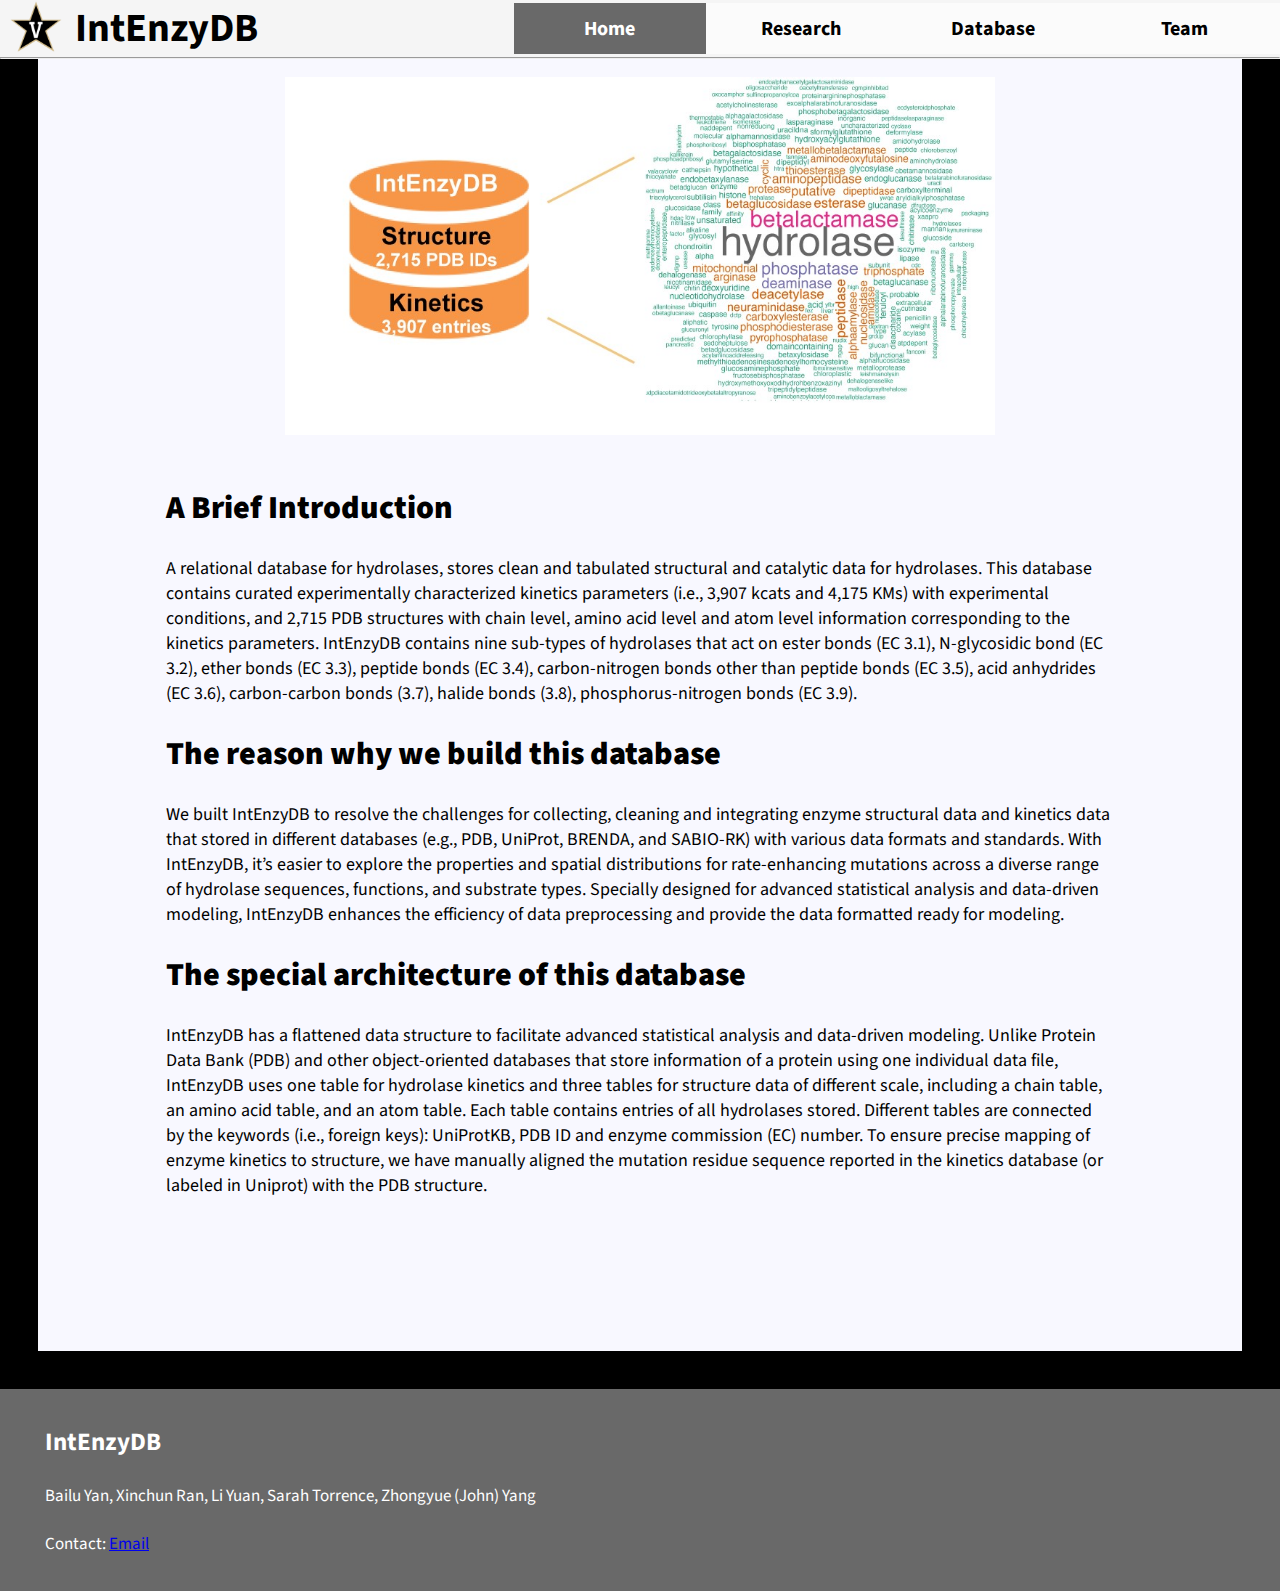
<file: index.html>
<!DOCTYPE html>
<html lang="en" xmlns="http://www.w3.org/1999/xhtml">
<head>
    <meta charset="UTF-8">
    <meta name="description" content="Check out the IntEnzyDB database!">
    <meta name="viewport" content="width=device-width, initial-scale=1">
    <meta name="keywords" content="IntEnzyDB, Database">
    <link rel="icon" type="image/png" sizes="16x16" href="images/logo.png">
    <title>IntEnzyDB Homepage</title>
    <link rel="stylesheet" type="text/css" href="style.css">
    <link href="https://fonts.googleapis.com/css2?family=Source+Sans+Pro&display=swap" rel="stylesheet">
    <link rel="stylesheet" href="https://cdnjs.cloudflare.com/ajax/libs/font-awesome/4.7.0/css/font-awesome.min.css">
    <script defer src="functions.js"></script>
</head>
<body>
<div class="header" role="banner">
    <span> <a href="index.html"><img class="logo" src="images/logo.png" alt="Vanderbilt University Logo"></a></span>

    <div class="topnav" id="myTopnav" role="navigation">
        <h1>IntEnzyDB</h1>
        <a href="index.html" class="navbutton active">Home</a>
        <a href="research.html" class="navbutton">Research</a>
        <a href="database.html" class="navbutton">Database</a>
        <a href="team.html" class="navbutton">Team</a>
        <a href="javascript:void(0);" class="icon" onclick="myFunction()">
            <i class="fa fa-bars"><span class="visually-hidden">Menu</span></i>
        </a>
    </div>
    <hr>
</div>

<div class="container" role="main">

    <div class="textBox">
        <img class="cover" src="images/cover-page.jpg" alt="Image of IntEnzyDB cover page"><br><br>
        <h2><b>A Brief Introduction</b></h2><br>
        A relational database for hydrolases, stores clean and tabulated structural and catalytic data for hydrolases. This database contains curated experimentally characterized kinetics parameters (i.e., 3,907 kcats and 4,175 KMs) with experimental conditions, and 2,715 PDB structures with chain level, amino acid level and atom level information corresponding to the kinetics parameters. IntEnzyDB contains nine sub-types of hydrolases that act on ester bonds (EC 3.1), N-glycosidic bond (EC 3.2), ether bonds (EC 3.3), peptide bonds (EC 3.4), carbon-nitrogen bonds other than peptide bonds (EC 3.5), acid anhydrides (EC 3.6), carbon-carbon bonds (3.7), halide bonds (3.8), phosphorus-nitrogen bonds (EC 3.9).<br><br>
        <h2><b>The reason why we build this database</b></h2><br>
        We built IntEnzyDB to resolve the challenges for collecting, cleaning and integrating enzyme structural data and kinetics data that stored in different databases (e.g., PDB, UniProt, BRENDA, and SABIO-RK) with various data formats and standards. With IntEnzyDB, it’s easier to explore the properties and spatial distributions for rate-enhancing mutations across a diverse range of hydrolase sequences, functions, and substrate types. Specially designed for advanced statistical analysis and data-driven modeling, IntEnzyDB enhances the efficiency of data preprocessing and provide the data formatted ready for modeling.<br><br>
        <h2><b>The special architecture of this database</b></h2><br>
        IntEnzyDB has a flattened data structure to facilitate advanced statistical analysis and data-driven modeling. Unlike Protein Data Bank (PDB) and other object-oriented databases that store information of a protein using one individual data file, IntEnzyDB uses one table for hydrolase kinetics and three tables for structure data of different scale, including a chain table, an amino acid table, and an atom table. Each table contains entries of all hydrolases stored. Different tables are connected by the keywords (i.e., foreign keys): UniProtKB, PDB ID and enzyme commission (EC) number. To ensure precise mapping of enzyme kinetics to structure, we have manually aligned the mutation residue sequence reported in the kinetics database (or labeled in Uniprot) with the PDB structure.<br><br>
    </div>

</div>

<div class="footer" role="contentinfo">
    <div class="footergrid-container">
        <div class="footergrid-item">
            <h3 style="text-align: left">IntEnzyDB</h3><br>
            <p>Bailu Yan, Xinchun Ran, Li Yuan, Sarah Torrence, Zhongyue (John) Yang<br><br>
                Contact: <a href="mailto: zhongyue.yang@vanderbilt.edu">Email</a></p>
        </div>
    </div>
</div>

</body>
</html>
</file>
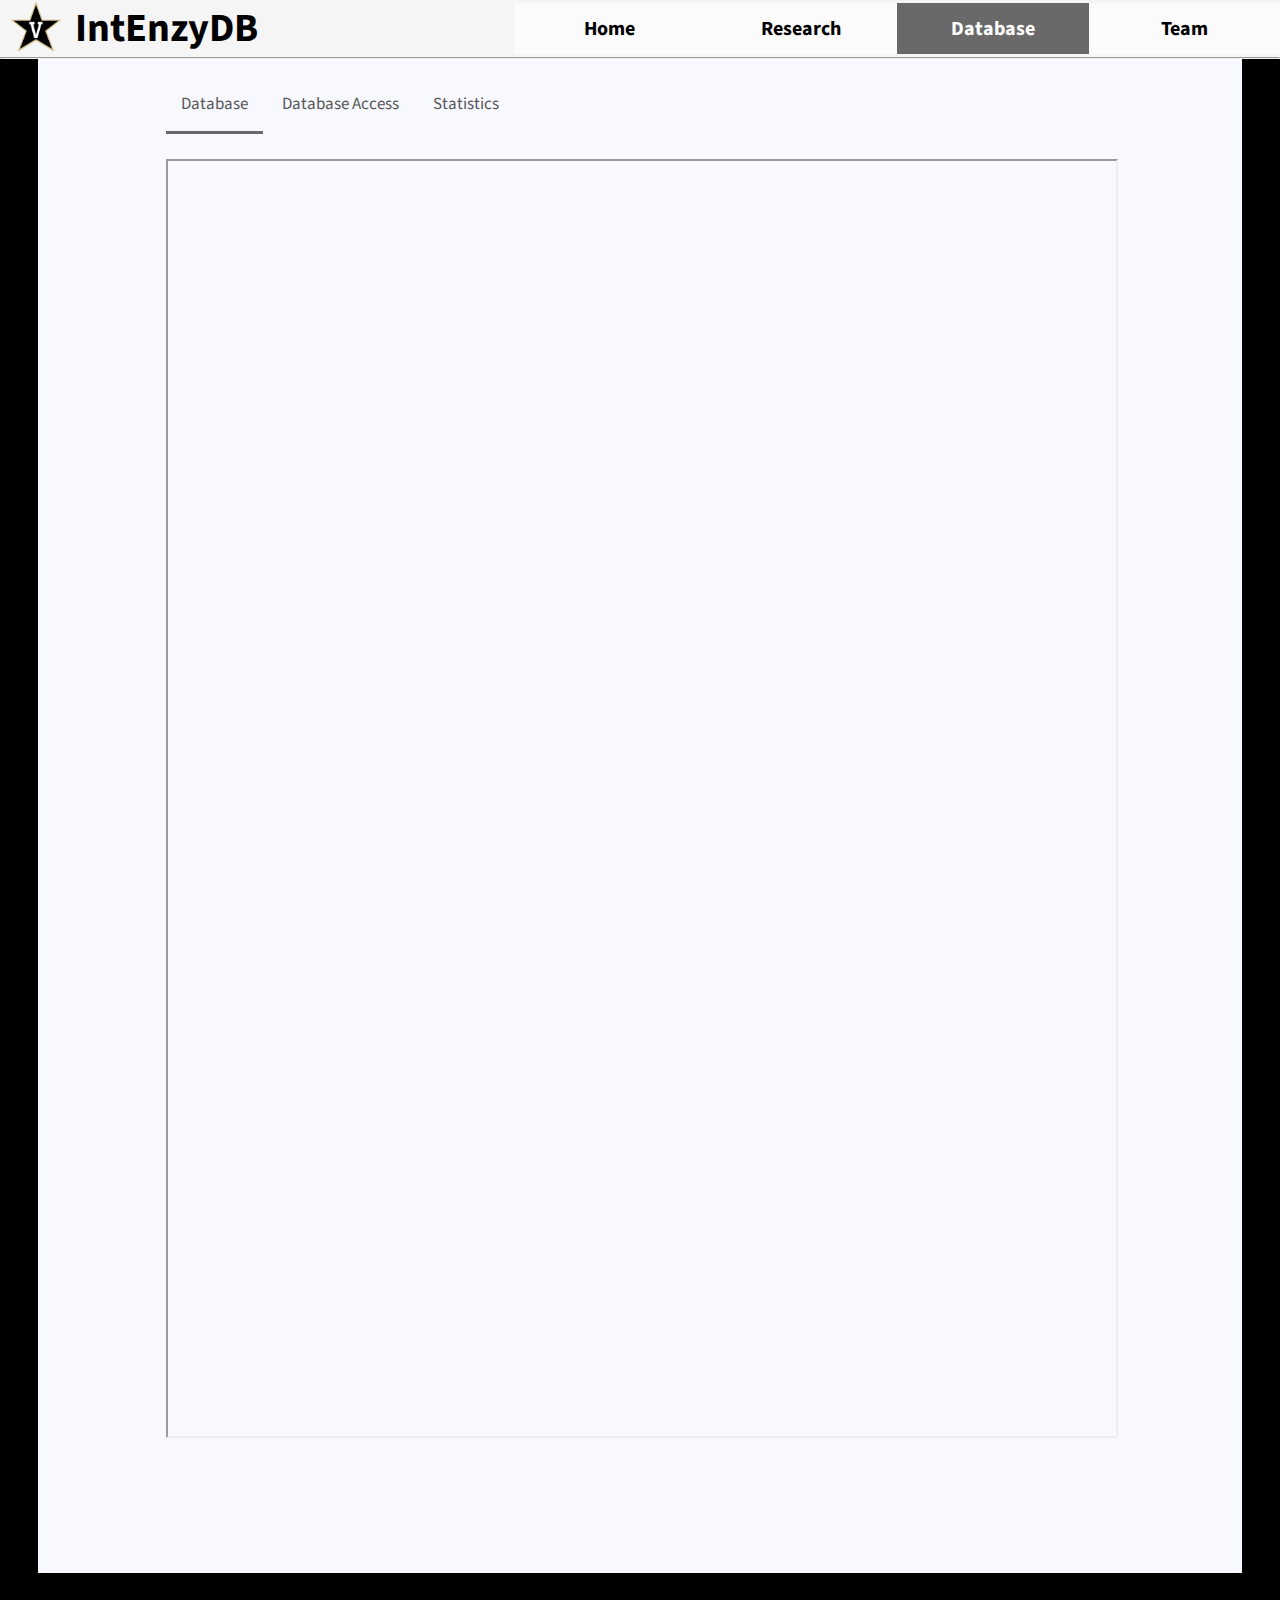
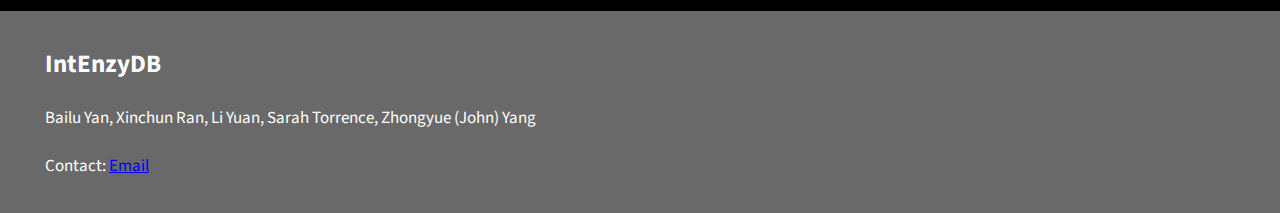
<file: database.html>
<!DOCTYPE html>
<html lang="en" xmlns="http://www.w3.org/1999/xhtml">
<head>
    <meta charset="UTF-8">
    <meta name="description" content="Check out the IntEnzyDB database!">
    <meta name="viewport" content="width=device-width, initial-scale=1">
    <meta name="keywords" content="IntEnzyDB, Database">
    <link rel="icon" type="image/png" sizes="16x16" href="images/logo.png">
    <title>IntEnzyDB Homepage</title>
    <link rel="stylesheet" type="text/css" href="style.css">
    <link href="https://fonts.googleapis.com/css2?family=Source+Sans+Pro&display=swap" rel="stylesheet">
    <link rel="stylesheet" href="https://cdnjs.cloudflare.com/ajax/libs/font-awesome/4.7.0/css/font-awesome.min.css">
    <script defer src="functions.js"></script>

</head>
<body>
<div class="header" role="banner">
    <span> <a href="index.html"><img class="logo" src="images/logo.png" alt="Vanderbilt University Logo"></a></span>

    <div class="topnav" id="myTopnav" role="navigation">
        <h1>IntEnzyDB</h1>
        <a href="index.html" class="navbutton">Home</a>
        <a href="research.html" class="navbutton">Research</a>
        <a href="database.html" class="navbutton active">Database</a>
        <a href="team.html" class="navbutton">Team</a>
        <a href="javascript:void(0);" class="icon" onclick="myFunction()">
            <i class="fa fa-bars"><span class="visually-hidden">Menu</span></i>
        </a>
    </div>
    <hr>
</div>

<div class="container" role="main">

    <div class="textBox">

        <div class="menu">
            <a href="database.html" class="active">Database</a>
            <a href="DatabaseAccess.html">Database Access</a>
            <a href="Statistics.html">Statistics</a>
        </div>

        <br>

        <div class="post-content">
            <iframe src="https://zjygrp.github.io/main.html" class="database"></iframe>
        </div>

    </div>

</div>

<div class="footer" role="contentinfo">
    <div class="footergrid-container">
        <div class="footergrid-item">
            <h3 style="text-align: left">IntEnzyDB</h3><br>
            <p>Bailu Yan, Xinchun Ran, Li Yuan, Sarah Torrence, Zhongyue (John) Yang<br><br>
                Contact: <a href="mailto: zhongyue.yang@vanderbilt.edu">Email</a></p>
        </div>
    </div>
</div>
</body>
</html>
</file>
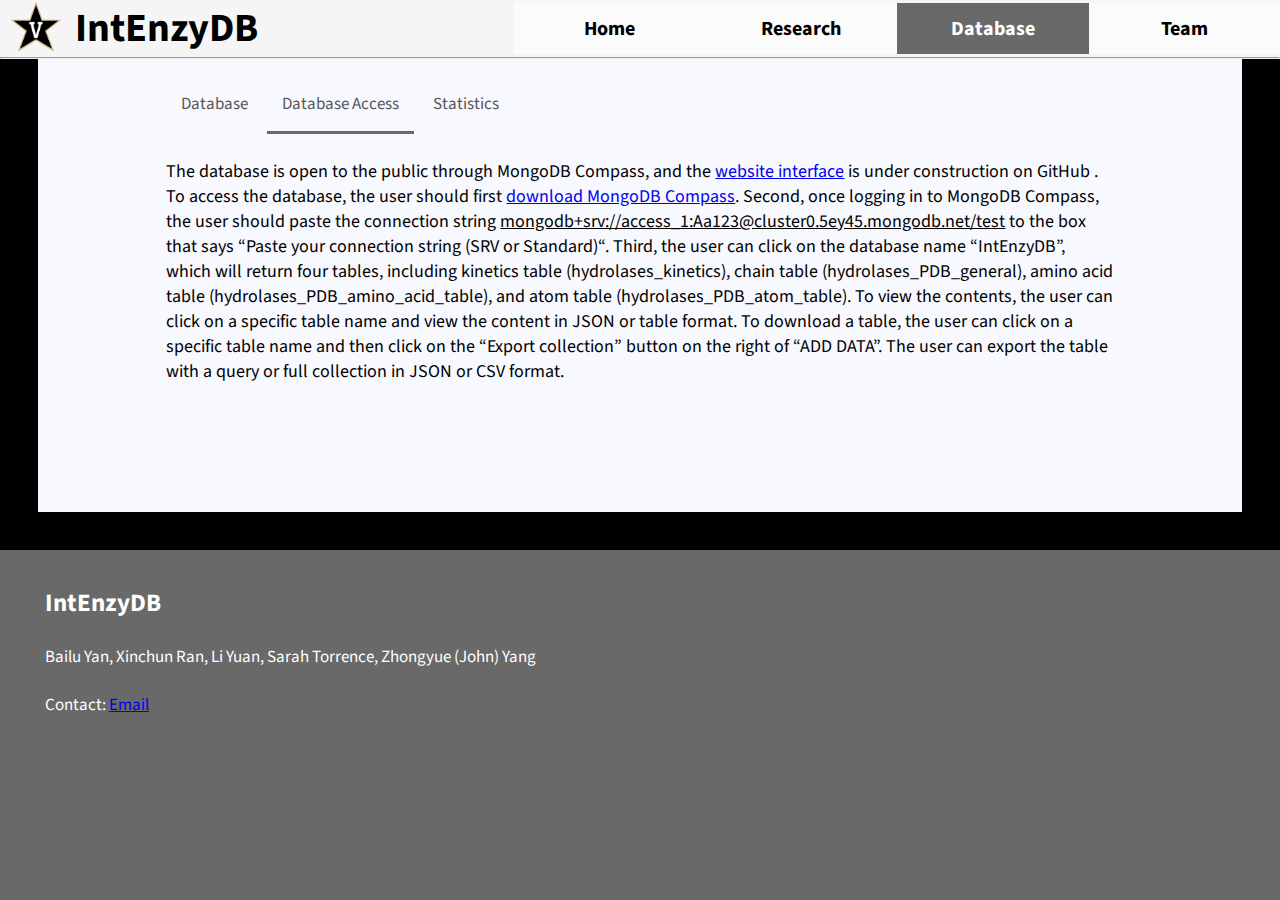
<file: DatabaseAccess.html>
<!DOCTYPE html>
<html lang="en" xmlns="http://www.w3.org/1999/xhtml">
<head>
    <meta charset="UTF-8">
    <meta name="description" content="Check out the IntEnzyDB database!">
    <meta name="viewport" content="width=device-width, initial-scale=1">
    <meta name="keywords" content="IntEnzyDB, Database">
    <link rel="icon" type="image/png" sizes="16x16" href="images/logo.png">
    <title>IntEnzyDB Homepage</title>
    <link rel="stylesheet" type="text/css" href="style.css">
    <link href="https://fonts.googleapis.com/css2?family=Source+Sans+Pro&display=swap" rel="stylesheet">
    <link rel="stylesheet" href="https://cdnjs.cloudflare.com/ajax/libs/font-awesome/4.7.0/css/font-awesome.min.css">
    <script defer src="functions.js"></script>

</head>
<body>
<div class="header" role="banner">
    <span> <a href="index.html"><img class="logo" src="images/logo.png" alt="Vanderbilt University Logo"></a></span>

    <div class="topnav" id="myTopnav" role="navigation">
        <h1>IntEnzyDB</h1>
        <a href="index.html" class="navbutton">Home</a>
        <a href="research.html" class="navbutton">Research</a>
        <a href="database.html" class="navbutton active">Database</a>
        <a href="team.html" class="navbutton">Team</a>
        <a href="javascript:void(0);" class="icon" onclick="myFunction()">
            <i class="fa fa-bars"><span class="visually-hidden">Menu</span></i>
        </a>
    </div>
    <hr>
</div>

<div class="container" role="main">


    <div class="textBox">

        <div class="menu">
            <a href="database.html">Database</a>
            <a href="DatabaseAccess.html" class="active">Database Access</a>
            <a href="Statistics.html">Statistics</a>
        </div>

        <br>

        The database is open to the public through MongoDB Compass, and the <a href="https://zjygrp.github.io" target="_blank">website interface</a> is under construction
        on GitHub .
        To access the database, the user should first <a href="https://www.mongodb.com/try/download/compass" target="_blank">download MongoDB Compass</a>.
        Second, once logging in to MongoDB Compass, the user should paste the connection string <u>mongodb+srv://access_1:Aa123@cluster0.5ey45.mongodb.net/test</u> to the box that says “Paste your connection string (SRV or Standard)“.
        Third, the user can click on the database name “IntEnzyDB”, which will return four tables, including kinetics table (hydrolases_kinetics), chain table (hydrolases_PDB_general), amino acid table (hydrolases_PDB_amino_acid_table), and atom table (hydrolases_PDB_atom_table).
        To view the contents, the user can click on a specific table name and view the content in JSON or table format. To download a table, the user can click on a specific table name and then click on the “Export collection” button on the right of “ADD DATA”. The user can export the table with a query or full collection in JSON or CSV format.

    </div>

</div>

<div class="footer" role="contentinfo">
    <div class="footergrid-container">
        <div class="footergrid-item">
            <h3 style="text-align: left">IntEnzyDB</h3><br>
            <p>Bailu Yan, Xinchun Ran, Li Yuan, Sarah Torrence, Zhongyue (John) Yang<br><br>
                Contact: <a href="mailto: zhongyue.yang@vanderbilt.edu">Email</a></p>
        </div>
    </div>
</div>
</body>
</html>
</file>
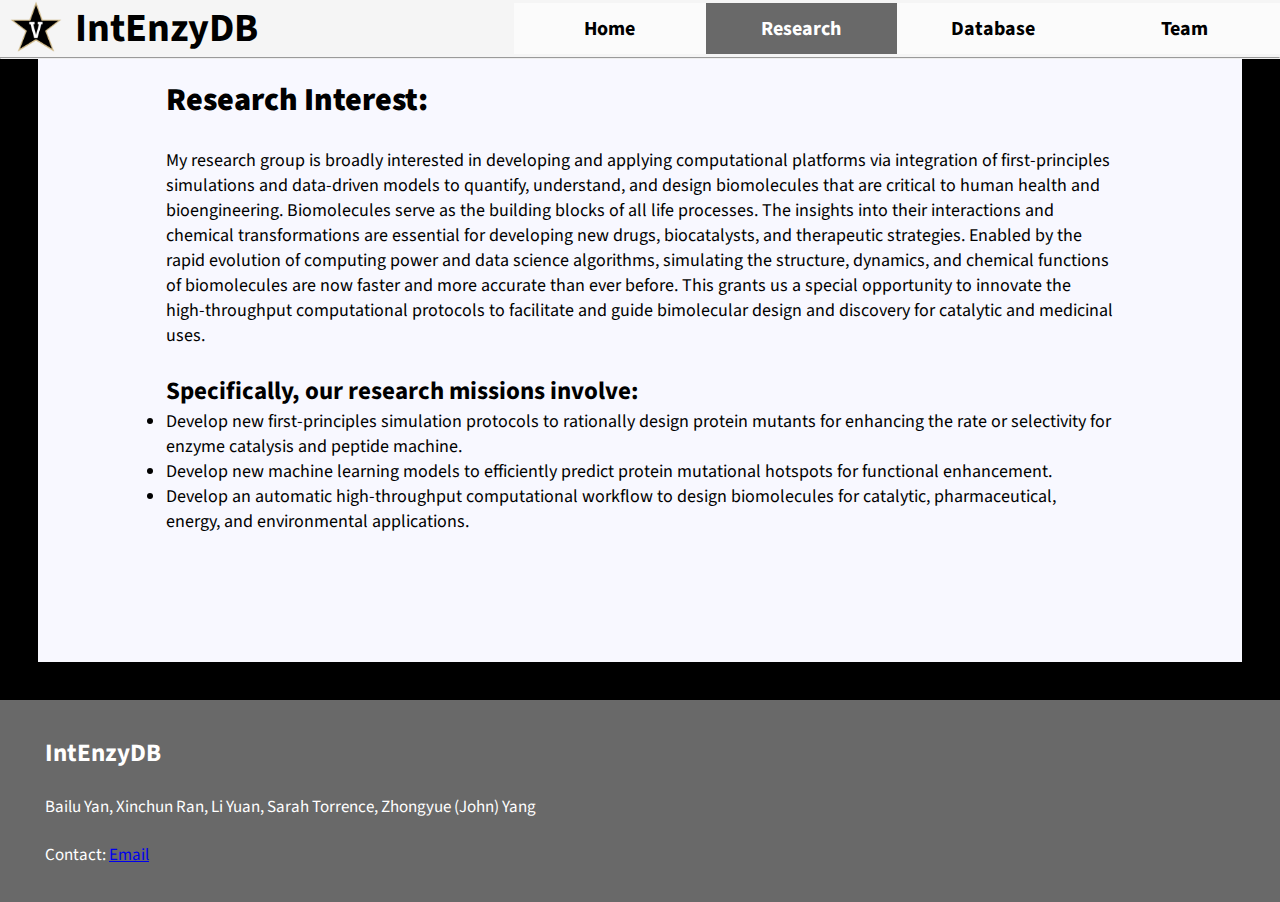
<file: research.html>
<!DOCTYPE html>
<html lang="en" xmlns="http://www.w3.org/1999/xhtml">
<head>
    <meta charset="UTF-8">
    <meta name="description" content="Check out the IntEnzyDB database!">
    <meta name="viewport" content="width=device-width, initial-scale=1">
    <meta name="keywords" content="IntEnzyDB, Database">
    <link rel="icon" type="image/png" sizes="16x16" href="images/logo.png">
    <title>IntEnzyDB Homepage</title>
    <link rel="stylesheet" type="text/css" href="style.css">
    <link href="https://fonts.googleapis.com/css2?family=Source+Sans+Pro&display=swap" rel="stylesheet">
    <link rel="stylesheet" href="https://cdnjs.cloudflare.com/ajax/libs/font-awesome/4.7.0/css/font-awesome.min.css">
    <script defer src="functions.js"></script>
</head>
<body>
<div class="header" role="banner">
    <span> <a href="index.html"><img class="logo" src="images/logo.png" alt="Vanderbilt University Logo"></a></span>

    <div class="topnav" id="myTopnav" role="navigation">
        <h1>IntEnzyDB</h1>
        <a href="index.html" class="navbutton">Home</a>
        <a href="research.html" class="navbutton active">Research</a>
        <a href="database.html" class="navbutton">Database</a>
        <a href="team.html" class="navbutton">Team</a>
        <a href="javascript:void(0);" class="icon" onclick="myFunction()">
            <i class="fa fa-bars"><span class="visually-hidden">Menu</span></i>
        </a>
    </div>
    <hr>
</div>

<div class="container" role="main">

    <div class="textBox">

        <h2><b>Research Interest:</b></h2><br>
        My research group is broadly interested in developing and applying computational platforms via integration of
        first-principles simulations and data-driven models to quantify, understand, and design biomolecules that are
        critical to human health and bioengineering. Biomolecules serve as the building blocks of all life processes.
        The insights into their interactions and chemical transformations are essential for developing new drugs,
        biocatalysts, and therapeutic strategies. Enabled by the rapid evolution of computing power and data science
        algorithms, simulating the structure, dynamics, and chemical functions of biomolecules are now faster and more
        accurate than ever before. This grants us a special opportunity to innovate the high-throughput computational
        protocols to facilitate and guide bimolecular design and discovery for catalytic and medicinal uses.<br><br>
        <h3>Specifically, our research missions involve:</h3>
        <ul>
            <li>Develop new first-principles simulation protocols to rationally design protein mutants for enhancing
                the rate or selectivity for enzyme catalysis and peptide machine.</li>
            <li>Develop new machine learning models to efficiently predict protein mutational hotspots for functional
                enhancement.</li>
            <li>Develop an automatic high-throughput computational workflow to design biomolecules for catalytic,
            pharmaceutical, energy, and environmental applications.</li>
        </ul>
    </div>

</div>

<div class="footer" role="contentinfo">
    <div class="footergrid-container">
        <div class="footergrid-item">
            <h3 style="text-align: left">IntEnzyDB</h3><br>
            <p>Bailu Yan, Xinchun Ran, Li Yuan, Sarah Torrence, Zhongyue (John) Yang<br><br>
                Contact: <a href="mailto: zhongyue.yang@vanderbilt.edu">Email</a></p>
        </div>
    </div>
</div>

</body>
</html>
</file>
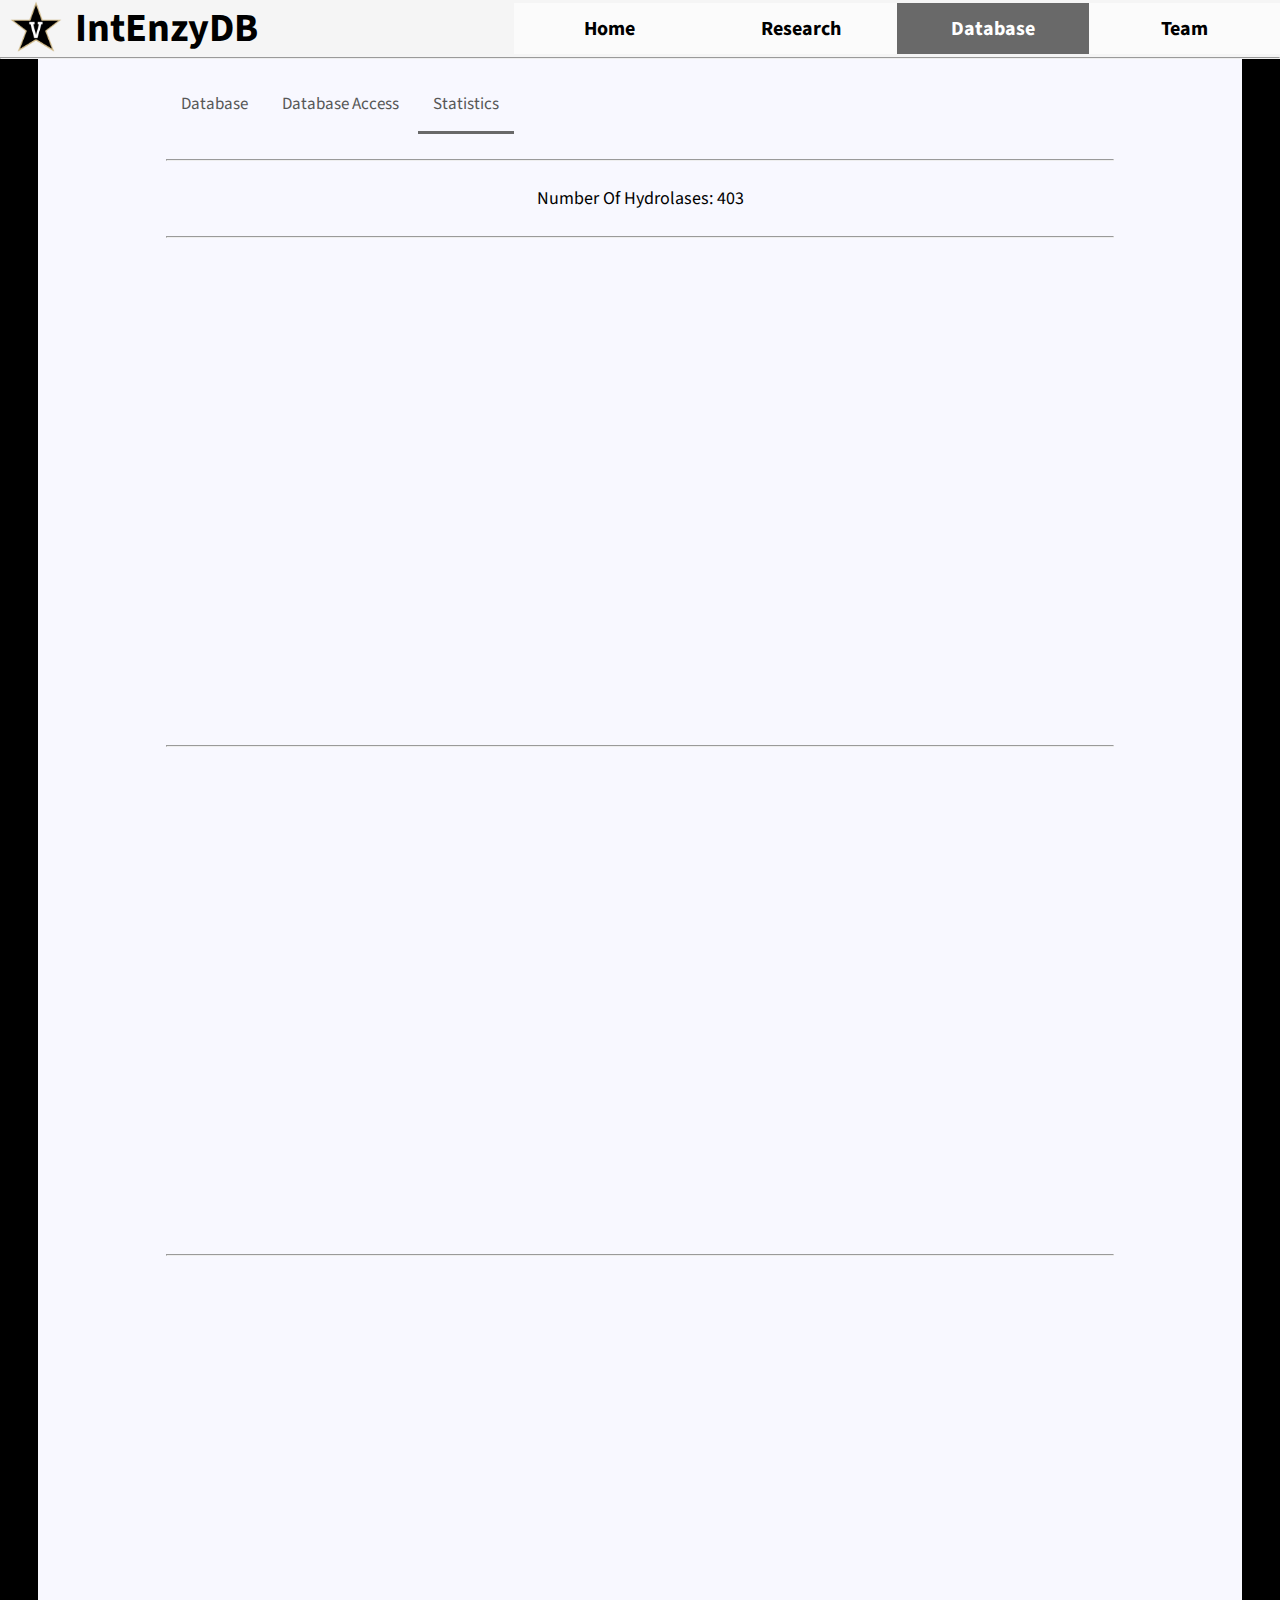
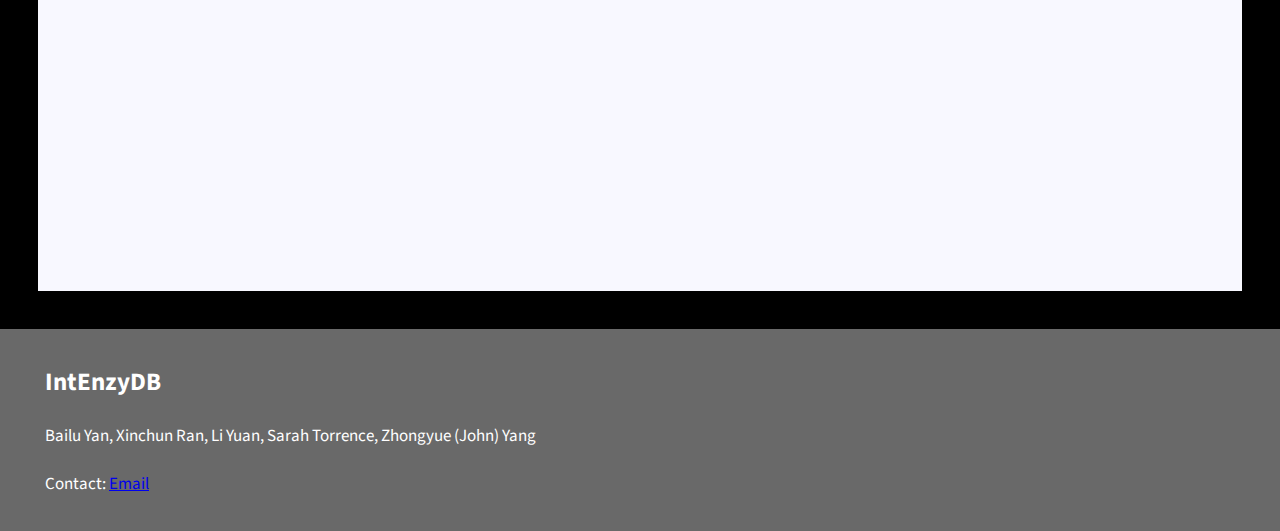
<file: Statistics.html>
<!DOCTYPE html>
<html lang="en" xmlns="http://www.w3.org/1999/xhtml">
<head>
    <meta charset="UTF-8">
    <meta name="description" content="Check out the IntEnzyDB database!">
    <meta name="viewport" content="width=device-width, initial-scale=1">
    <meta name="keywords" content="IntEnzyDB, Database">
    <link rel="icon" type="image/png" sizes="16x16" href="images/logo.png">
    <title>IntEnzyDB Homepage</title>
    <link rel="stylesheet" type="text/css" href="style.css">
    <link href="https://fonts.googleapis.com/css2?family=Source+Sans+Pro&display=swap" rel="stylesheet">
    <link rel="stylesheet" href="https://cdnjs.cloudflare.com/ajax/libs/font-awesome/4.7.0/css/font-awesome.min.css">
    <script defer src="functions.js"></script>

</head>
<body>
<div class="header" role="banner">
    <span> <a href="index.html"><img class="logo" src="images/logo.png" alt="Vanderbilt University Logo"></a></span>

    <div class="topnav" id="myTopnav" role="navigation">
        <h1>IntEnzyDB</h1>
        <a href="index.html" class="navbutton">Home</a>
        <a href="research.html" class="navbutton">Research</a>
        <a href="database.html" class="navbutton active">Database</a>
        <a href="team.html" class="navbutton">Team</a>
        <a href="javascript:void(0);" class="icon" onclick="myFunction()">
            <i class="fa fa-bars"><span class="visually-hidden">Menu</span></i>
        </a>
    </div>
    <hr>
</div>

<div class="container" role="main">

    <div class="textBox" >

        <div class="menu">
            <a href="database.html">Database</a>
            <a href="DatabaseAccess.html">Database Access</a>
            <a href="Statistics.html" class="active">Statistics</a>
        </div>

        <br><hr><br>
        <p align="center">Number Of Hydrolases: 403</p><br>
        <hr>
        <iframe class="everviz-iframe" src="https://app.everviz.com/embed/QRcFLDceh/" title="Chart: " style="border: 0; width: 100%; height: 500px"></iframe>
        <hr>
        <iframe class="everviz-iframe" src="https://app.everviz.com/embed/fJppSnYRn/" title="Chart: Free Energy " style="border: 0; width: 100%; height: 500px"></iframe>
        <hr>
        <iframe class="everviz-iframe" src="https://app.everviz.com/embed/afVT_5poD/" title="Chart: Frequency Of Mutations" style="border: 0; width: 100%; height: 500px"></iframe>
    </div>

</div>

<div class="footer" role="contentinfo">
    <div class="footergrid-container">
        <div class="footergrid-item">
            <h3 style="text-align: left">IntEnzyDB</h3><br>
            <p>Bailu Yan, Xinchun Ran, Li Yuan, Sarah Torrence, Zhongyue (John) Yang<br><br>
                Contact: <a href="mailto: zhongyue.yang@vanderbilt.edu">Email</a></p>
        </div>
    </div>
</div>
</body>
</html>
</file>
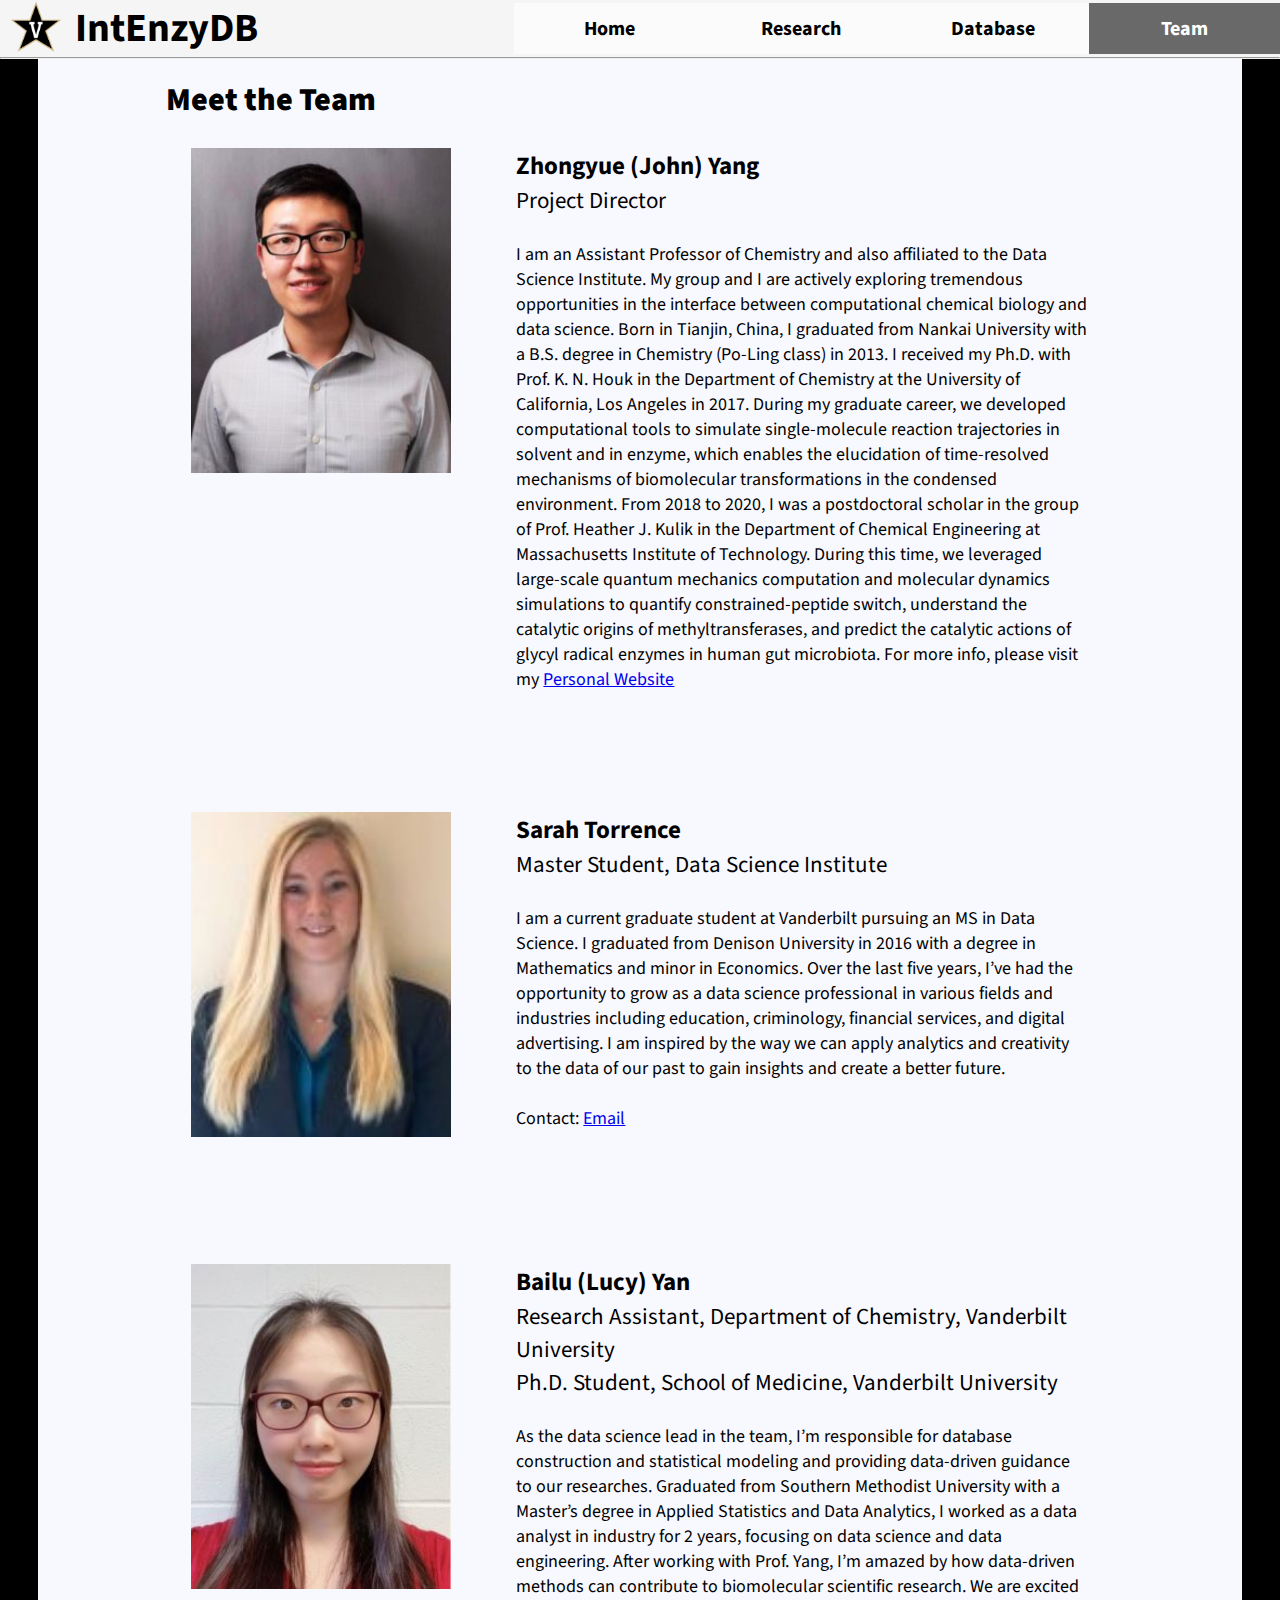
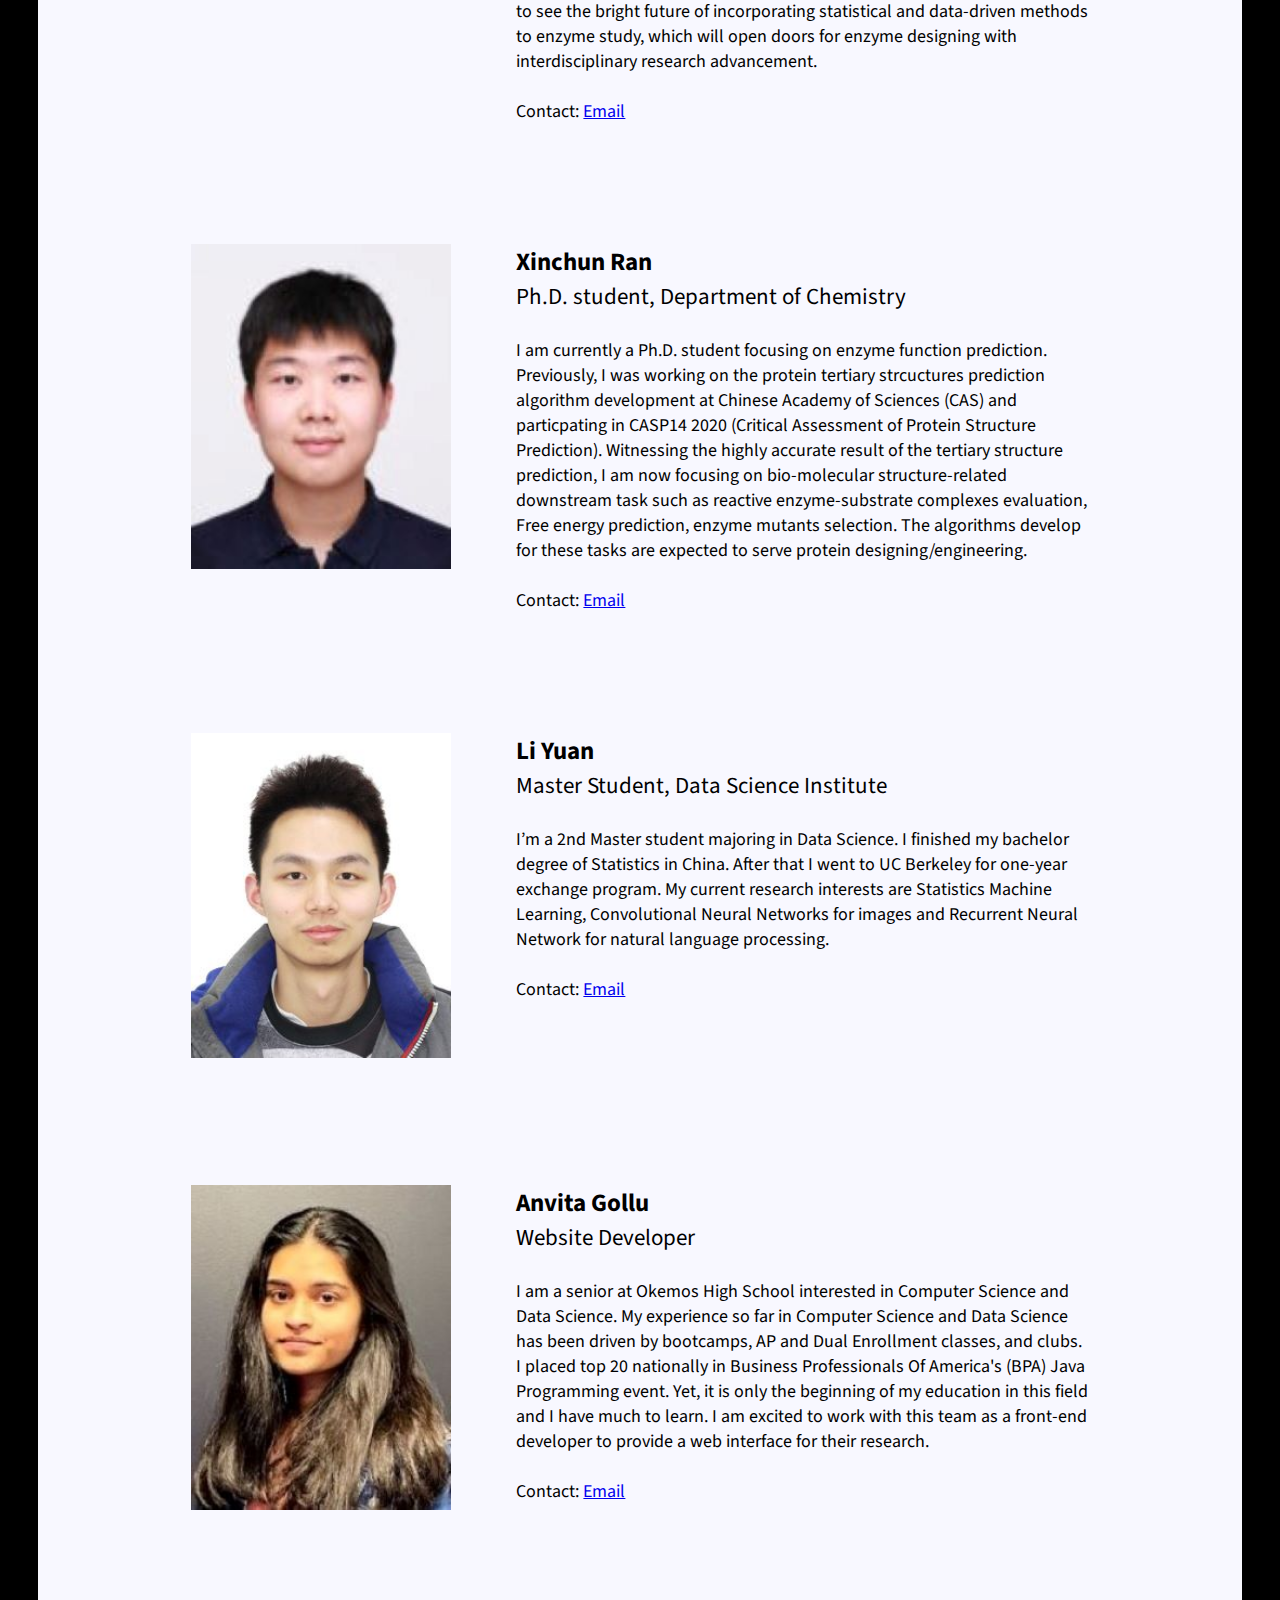
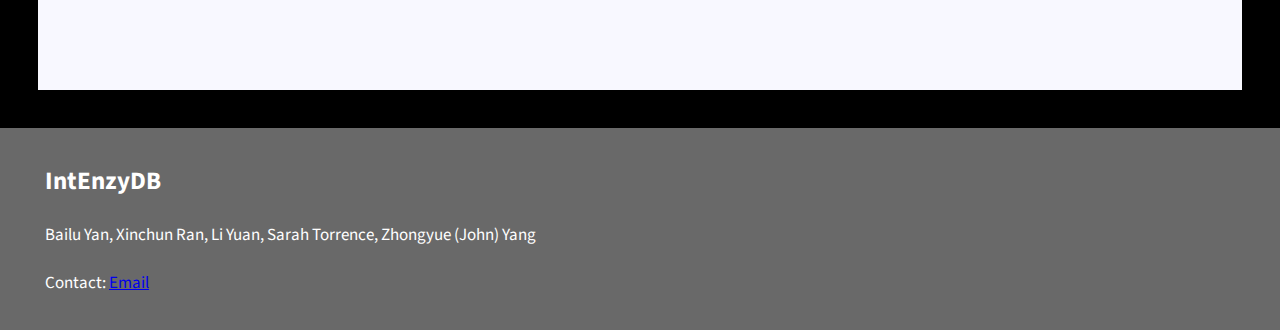
<file: team.html>
<!DOCTYPE html>
<html lang="en" xmlns="http://www.w3.org/1999/xhtml">
<head>
    <meta charset="UTF-8">
    <meta name="description" content="Check out the IntEnzyDB database!">
    <meta name="viewport" content="width=device-width, initial-scale=1">
    <meta name="keywords" content="IntEnzyDB, Database">
    <link rel="icon" type="image/png" sizes="16x16" href="images/logo.png">
    <title>IntEnzyDB Homepage</title>
    <link rel="stylesheet" type="text/css" href="style.css">
    <link href="https://fonts.googleapis.com/css2?family=Source+Sans+Pro&display=swap" rel="stylesheet">
    <link rel="stylesheet" href="https://cdnjs.cloudflare.com/ajax/libs/font-awesome/4.7.0/css/font-awesome.min.css">
    <script defer src="functions.js"></script>
</head>
<body>
<div class="header" role="banner">
    <span> <a href="index.html"><img class="logo" src="images/logo.png" alt="Vanderbilt University Logo"></a></span>

    <div class="topnav" id="myTopnav" role="navigation">
        <h1>IntEnzyDB</h1>
        <a href="index.html" class="navbutton">Home</a>
        <a href="research.html" class="navbutton">Research</a>
        <a href="database.html" class="navbutton">Database</a>
        <a href="team.html" class="navbutton active">Team</a>
        <a href="javascript:void(0);" class="icon" onclick="myFunction()">
            <i class="fa fa-bars"><span class="visually-hidden">Menu</span></i>
        </a>
    </div>
    <hr>
</div>

<div class="container" role="main">

    <div class="textBox">
        <h2><b>Meet the Team</b></h2>
        <main class="team">

            <section class="member">
                <div class="image">
                    <img src="images/John.jpeg" alt="Picture Of John">
                </div>
                <div class="bio">
                    <h3>Zhongyue (John) Yang</h3>
                    <h4>Project Director</h4><br>
                    I am an Assistant Professor of Chemistry and also affiliated to the Data Science Institute. My group and I are actively exploring tremendous opportunities in the interface between computational chemical biology and data science. Born in Tianjin, China, I graduated from Nankai University with a B.S. degree in Chemistry (Po-Ling class) in 2013. I received my Ph.D. with Prof. K. N. Houk in the Department of Chemistry at the University of California, Los Angeles in 2017. During my graduate career, we developed computational tools to simulate single-molecule reaction trajectories in solvent and in enzyme, which enables the elucidation of time-resolved mechanisms of biomolecular transformations in the condensed environment. From 2018 to 2020, I was a postdoctoral scholar in the group of Prof. Heather J. Kulik in the Department of Chemical Engineering at Massachusetts Institute of Technology. During this time, we leveraged large-scale quantum mechanics computation and molecular dynamics simulations to quantify constrained-peptide switch, understand the catalytic origins of methyltransferases, and predict the catalytic actions of glycyl radical enzymes in human gut microbiota.
                    For more info, please visit my <a href="https://lab.vanderbilt.edu/zyang-lab/" target="_blank">Personal Website</a>
                </div>
            </section>

            <br><br>

            <section class="member">
                <div class="image">
                    <img src="images/Sarah.jpeg" alt="Picture of Sarah">
                </div>
                <div class="bio">
                    <h3>Sarah Torrence<br>
                    </h3><h4>Master Student, Data Science Institute</h4><br>
                    I am a current graduate student at Vanderbilt pursuing an MS in Data Science. I graduated from Denison University in 2016 with a degree in Mathematics and minor in Economics. Over the last five years, I’ve had the opportunity to grow as a data science professional in various fields and industries including education, criminology, financial services, and digital advertising. I am inspired by the way we can apply analytics and creativity to the data of our past to gain insights and create a better future.
                    <br><br>
                    Contact: <a href="mailto: sarah.k.torrence@Vanderbilt.Edu">Email</a>
                </div>
            </section>

            <br><br>

            <section class="member">
                <div class="image">
                    <img src="images/Lucy.JPG" alt="Picture of Lucy Yan">
                </div>
                <div class="bio">
                    <h3>Bailu (Lucy) Yan</h3>
                    <h4>Research Assistant, Department of Chemistry, Vanderbilt University<br>
                        Ph.D. Student, School of Medicine, Vanderbilt University</h4><br>
                    As the data science lead in the team, I’m responsible for database construction and statistical modeling and providing data-driven guidance to our researches. Graduated from Southern Methodist University with a Master’s degree in Applied Statistics and Data Analytics, I worked as a data analyst in industry for 2 years, focusing on data science and data engineering. After working with Prof. Yang, I’m amazed by how data-driven methods can contribute to biomolecular scientific research. We are excited to see the bright future of incorporating statistical and data-driven methods to enzyme study, which will open doors for enzyme designing with interdisciplinary research advancement.
                    <br><br>
                    Contact: <a href="mailto: bailu.yan@vanderbilt.edu">Email</a>
                </div>
            </section>

            <br><br>

            <section class="member">
                <div class="image">
                    <img src="images/ran.jpeg" alt="Picture of Xinchun Ran">
                </div>
                <div class="bio">
                    <h3>Xinchun Ran<br>
                    </h3><h4>Ph.D. student, Department of Chemistry</h4><br>
                    I am currently a Ph.D. student focusing on enzyme function prediction. Previously, I was working on the protein tertiary strcuctures prediction algorithm development at Chinese Academy of Sciences (CAS) and particpating in CASP14 2020 (Critical Assessment of Protein Structure Prediction). Witnessing the highly accurate result of the tertiary structure prediction, I am now focusing on bio-molecular structure-related downstream task such as reactive enzyme-substrate complexes evaluation, Free energy prediction, enzyme mutants selection. The algorithms develop for these tasks are expected to serve protein designing/engineering.
                    <br><br>
                    Contact: <a href="mailto: xinchun.ran@vanderbilt.edu">Email</a>
                </div>
            </section>

            <br><br>

            <section class="member">
                <div class="image">
                    <img src="images/Li%20Yuan.jpg" alt="Picture of Li Yuan">
                </div>
                <div class="bio">
                    <h3>Li Yuan<br>
                    </h3><h4>Master Student, Data Science Institute</h4><br>
                    I’m a 2nd Master student majoring in Data Science. I finished my bachelor degree of Statistics in China. After that I went to UC Berkeley for one-year exchange program. My current research interests are Statistics Machine Learning, Convolutional Neural Networks for images and Recurrent Neural Network for natural language processing.
                    <br><br>
                    Contact: <a href="mailto: li.yuan@Vanderbilt.Edu">Email</a>
                </div>
            </section>

            <br><br>

            <section class="member">
                <div class="image">
                    <img src="images/anvita.JPG" alt="Picture of Anvita Gollu">
                </div>
                <div class="bio">
                    <h3>Anvita Gollu<br>
                    </h3><h4>Website Developer</h4><br>
                    I am a senior at Okemos High School interested in Computer Science and Data Science. My experience so far in Computer Science and Data Science has been driven by bootcamps, AP and Dual Enrollment classes, and clubs. I placed top 20 nationally in Business Professionals Of America's (BPA) Java Programming event. Yet, it is only the beginning of my education in this field and I have much to learn. I am excited to work with this team as a front-end developer to provide a web interface for their research.
                    <br><br>
                    Contact: <a href="mailto: anvigollu@gmail.com">Email</a>
                </div>
            </section>


        </main>
    </div>

</div>

<div class="footer" role="contentinfo">
    <div class="footergrid-container">
        <div class="footergrid-item">
            <h3 style="text-align: left">IntEnzyDB</h3><br>
            <p>Bailu Yan, Xinchun Ran, Li Yuan, Sarah Torrence, Zhongyue (John) Yang<br><br>
                Contact: <a href="mailto: zhongyue.yang@vanderbilt.edu">Email</a></p>
        </div>
    </div>
</div>

</body>
</html>
</file>
<file: style.css>
*{padding: 0; margin: 0;}

html {
    font-family: 'Source Sans Pro';
    background-color: dimgray;
}
body{
    overflow-x: hidden;
}

h1{
    font-size: 40px;
    font-weight: bolder;
    text-align: left;
    margin-left: 75px;
    margin-right: 20%;
}
h2{
    text-align: left;
    font-size: 32px;
}

h3{
    text-align: left;
    font-size: 25px;
    font-weight: bold;
}

h4{
    text-align: left;
    font-size: 23px;
    font-weight: normal;
}

.header{
    background-color: whitesmoke;
    position: fixed;
    width: 100%;
    z-index: 1000;
}

.logo {
    float: left;
    left: 10px;
    padding-top: 1px;
    position: absolute;
    top: 0;
    width: 52px;
}

.container {
    float: left;
    background:black;
    width:100%;
}

.textBox,.footer{
    z-index: 1000;
}


.textBox{
    margin: 3%;
    background-color: ghostwhite;
    padding: 3% 10% 10% 10%;
    font-size: 18px;
}

.cover{
    display: block;
    margin-left: auto;
    margin-right: auto;
    width: 75%;
}


textarea {
    width: 100%;
}

@media (max-width: 1000px) {
    .cover{
        width: 100%;
    }
    .textBox{
        padding-top: 8%;
    }

}

.topnav {
    display: flex;
    align-items: center;
    overflow: hidden;
    white-space: nowrap;
}

.topnav a {
    float: left;
    display: block;
    color: black;
    text-align: center;
    padding: 12px 15px;
    text-decoration: none;
    font-size: 20px;
}

.topnav a:hover {
    background-color: dimgray;
    color: white;
}

.navbutton {
    background-color: #fbfbfb;
    color: black;
    padding: 6px;
    text-align: left;
    align-items: stretch;
    text-decoration: none;
    display: inline-block;
    font-size: 21px;
    cursor: pointer;
    width: 40%;
    height: 27px;
    font-weight: bold;
}

.topnav a.active {
    background-color: dimgray;
    color: white;
}

.topnav .icon {
    display: none;
}

.visually-hidden{
    position : absolute !important;
    height:1px !important;
    width: 1px !important;
    overflow: hidden;
}


/* start of responsive navigation using media query*/
@media (max-width: 1000px) {
    .topnav a img {
        display:none;
    }

    .topnav {
        display: flex;
    }

    .navbutton {
        width:18% !important;
    }
}

@media (max-width: 800px) {
    .navbutton {
        font-size:25px;
        margin:5px 5px 5px 5px;
        /* height: 30px; */
        padding: 8px 10px;
    }
}

@media screen and (max-width: 800px) {
    .navbutton {width:auto !important;}
    .topnav a:not(:first-child) {display: none;}
    .topnav a.icon {
        background-color: #fbfbfb;
        color: black;
        float: right;
        position: fixed;
        display: block;
        right: 5px;
        margin-top: 4px;
        padding: 10px;
    }

    .topnav.responsive .icon {
        position: absolute;
        right: 5px;
        top: 4px;
        background-color: dimgray;
    }

    .topnav.responsive {
        position: relative;
        display: block;
    }

    .topnav.responsive a {
        float: none;
        display: flex;
        text-align: left;
    }
}
/*end of responsive navigation */

.footer {
    left: 0;
    bottom: 0;
    width: 100%;
    background-color:dimgray;
    color: black;
}

.footergrid-container {
    display: grid;
    grid-template-columns: repeat(auto-fit, minmax(350px, 1fr));
    background-color: dimgray;
    padding: 15px;
    color: white;
    font-size: 28px
}
.footergrid-item {
    background-color: dimgray;
    padding: 10px;
    color: white;
    font-size: 17px;
    margin: 10px 20px;
}



.database{
    height: 1275px;
    width: 100%;
}


/* team page content */
.team img{
    width: 260px;
}

main.team {
    width: 100%;
    display: inline;
    flex-wrap: wrap;
    align-items: center;
}

section.member {
    display: flex;
    margin-right: auto;
    margin-left: auto;
    margin-bottom: 20px;
}

.image, .bio {
    padding: 25px;
}

.image {
    min-width: 275px;
    color: black;
}

.bio {
    flex-grow: 1;
    color: black;
}

@media screen and (max-width: 1050px) {
    section.member {
        width: 100%;
        flex-direction: column;
    }
}
/* end of team page content */


.menu a {
    color: #575757;
    font-size: 17px;
    padding: 15px;
    text-decoration: none;
    position: center;
    margin-left: auto;
    margin-right: auto;
    display: inline-block;
}

.menu a.active, .menu a:hover {
    border-bottom: 3px solid dimgray;
}
</file>
